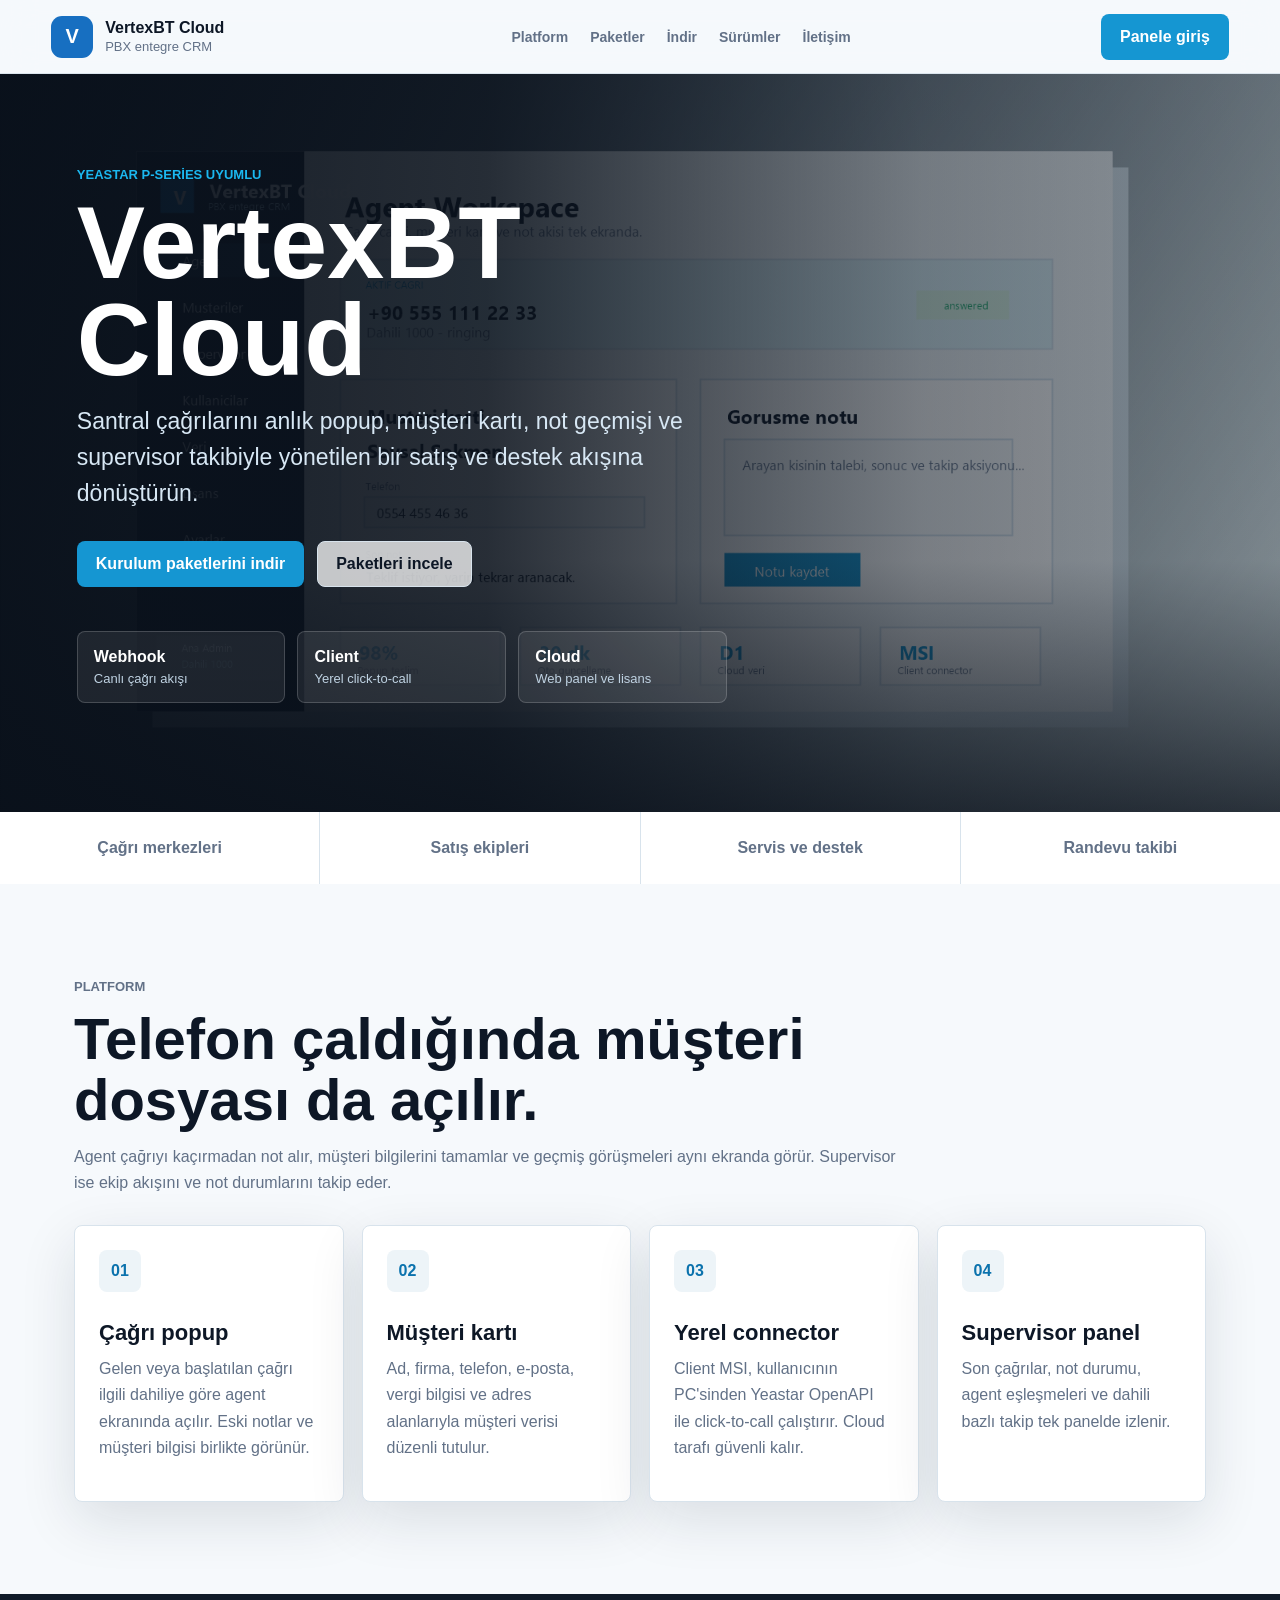
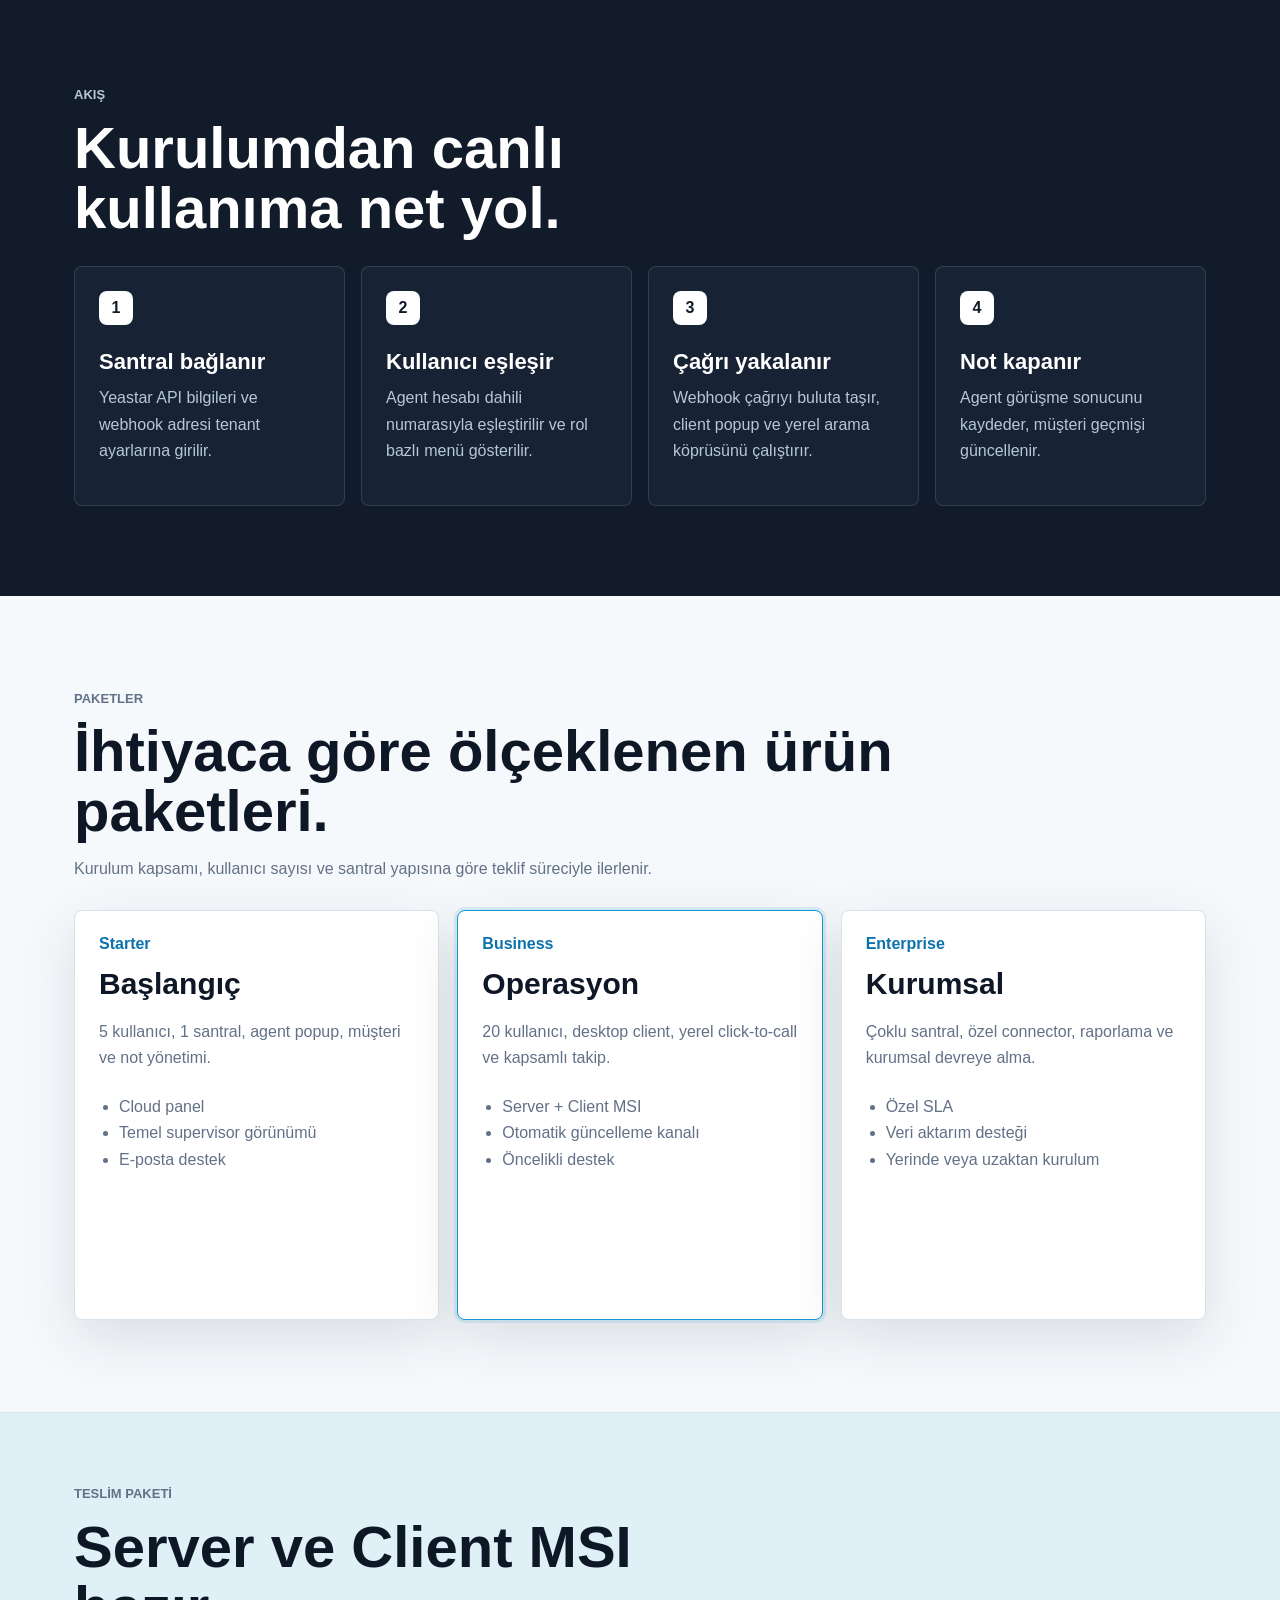
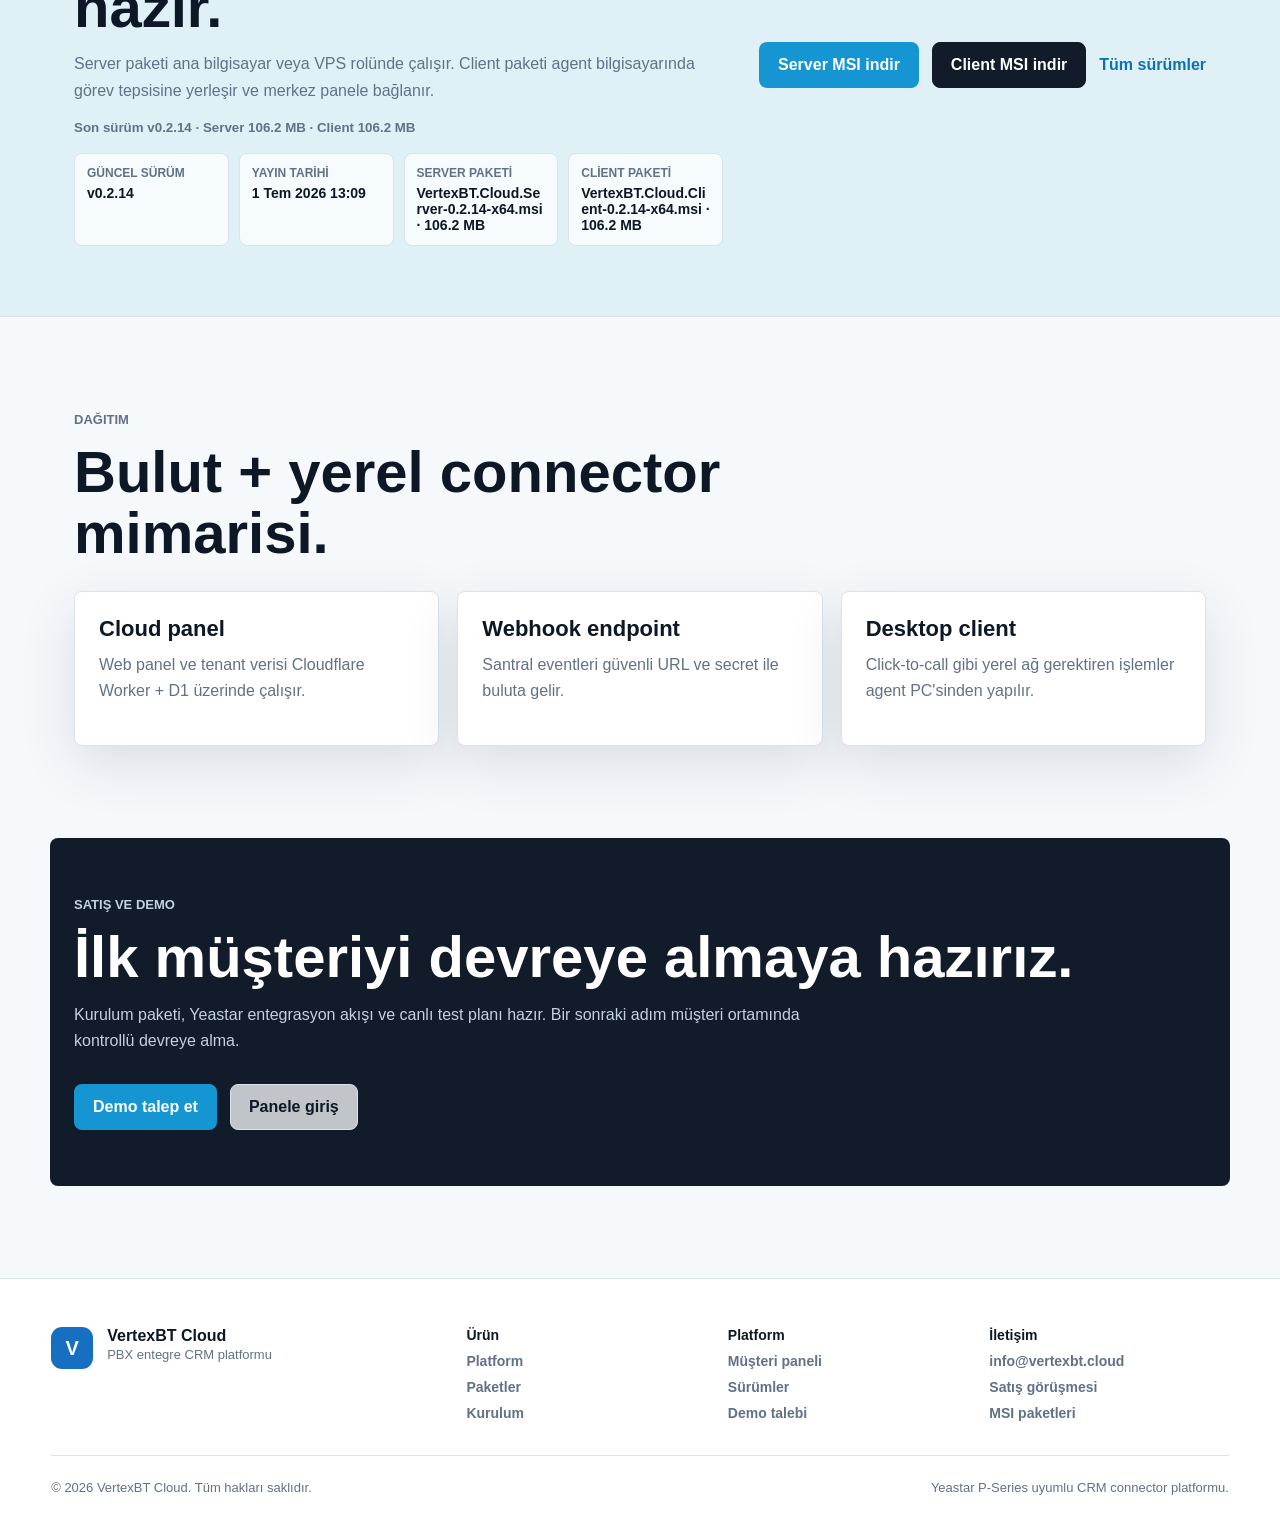
<file: index.html>
﻿<!doctype html>
<html lang="tr">
  <head>
    <meta charset="utf-8" />
    <meta name="viewport" content="width=device-width, initial-scale=1" />
    <title>VertexBT Cloud | PBX Entegre CRM</title>
    <meta
      name="description"
      content="Yeastar P-Series uyumlu çağrı popup, müşteri kartı, not geçmişi, supervisor takibi ve masaüstü connector ile PBX entegre CRM platformu."
    />
    <meta property="og:title" content="VertexBT Cloud" />
    <meta property="og:description" content="Santral çağrılarını müşteri takibi ve satış akışına dönüştüren PBX entegre CRM." />
    <meta property="og:image" content="./assets/product-preview.png" />
    <link rel="preload" href="./assets/product-preview.png?v=0.2.14-landing1" as="image" />
    <link rel="stylesheet" href="./styles.css?v=0.2.14-landing1" />
  </head>
  <body>
    <header class="topbar" aria-label="Ana menü">
      <a class="brand" href="./" aria-label="VertexBT Cloud ana sayfa">
        <span class="brand-mark">V</span>
        <span>
          <strong>VertexBT Cloud</strong>
          <small>PBX entegre CRM</small>
        </span>
      </a>
      <nav>
        <a href="#platform">Platform</a>
        <a href="#packages">Paketler</a>
        <a href="#download">İndir</a>
        <a href="./releases.html">Sürümler</a>
        <a href="#contact">İletişim</a>
      </nav>
      <a class="nav-cta" href="https://app.vertexbt.cloud">Panele giriş</a>
    </header>

    <main>
      <section class="hero">
        <picture>
          <img src="./assets/product-preview.png?v=0.2.14-landing1" alt="VertexBT Cloud agent ekranı ve çağrı popup arayüzü" />
        </picture>
        <div class="hero-overlay"></div>
        <div class="hero-content">
          <p class="eyebrow">Yeastar P-Series uyumlu</p>
          <h1>VertexBT Cloud</h1>
          <p class="hero-lead">
            Santral çağrılarını anlık popup, müşteri kartı, not geçmişi ve supervisor takibiyle yönetilen bir satış ve destek akışına dönüştürün.
          </p>
          <div class="hero-actions">
            <a class="primary" href="#download">Kurulum paketlerini indir</a>
            <a class="secondary" href="#packages">Paketleri incele</a>
          </div>
          <dl class="hero-metrics">
            <div><dt>Webhook</dt><dd>Canlı çağrı akışı</dd></div>
            <div><dt>Client</dt><dd>Yerel click-to-call</dd></div>
            <div><dt>Cloud</dt><dd>Web panel ve lisans</dd></div>
          </dl>
        </div>
      </section>

      <section class="proof-strip" aria-label="Öne çıkan kullanım alanları">
        <span>Çağrı merkezleri</span>
        <span>Satış ekipleri</span>
        <span>Servis ve destek</span>
        <span>Randevu takibi</span>
      </section>

      <section id="platform" class="section platform-section">
        <div class="section-head">
          <p class="eyebrow">Platform</p>
          <h2>Telefon çaldığında müşteri dosyası da açılır.</h2>
          <p>
            Agent çağrıyı kaçırmadan not alır, müşteri bilgilerini tamamlar ve geçmiş görüşmeleri aynı ekranda görür. Supervisor ise ekip akışını ve not durumlarını takip eder.
          </p>
        </div>
        <div class="feature-grid">
          <article>
            <span class="feature-icon">01</span>
            <h3>Çağrı popup</h3>
            <p>Gelen veya başlatılan çağrı ilgili dahiliye göre agent ekranında açılır. Eski notlar ve müşteri bilgisi birlikte görünür.</p>
          </article>
          <article>
            <span class="feature-icon">02</span>
            <h3>Müşteri kartı</h3>
            <p>Ad, firma, telefon, e-posta, vergi bilgisi ve adres alanlarıyla müşteri verisi düzenli tutulur.</p>
          </article>
          <article>
            <span class="feature-icon">03</span>
            <h3>Yerel connector</h3>
            <p>Client MSI, kullanıcının PC'sinden Yeastar OpenAPI ile click-to-call çalıştırır. Cloud tarafı güvenli kalır.</p>
          </article>
          <article>
            <span class="feature-icon">04</span>
            <h3>Supervisor panel</h3>
            <p>Son çağrılar, not durumu, agent eşleşmeleri ve dahili bazlı takip tek panelde izlenir.</p>
          </article>
        </div>
      </section>

      <section class="section workflow-section">
        <div class="section-head compact">
          <p class="eyebrow">Akış</p>
          <h2>Kurulumdan canlı kullanıma net yol.</h2>
        </div>
        <div class="workflow">
          <article>
            <strong>1</strong>
            <h3>Santral bağlanır</h3>
            <p>Yeastar API bilgileri ve webhook adresi tenant ayarlarına girilir.</p>
          </article>
          <article>
            <strong>2</strong>
            <h3>Kullanıcı eşleşir</h3>
            <p>Agent hesabı dahili numarasıyla eşleştirilir ve rol bazlı menü gösterilir.</p>
          </article>
          <article>
            <strong>3</strong>
            <h3>Çağrı yakalanır</h3>
            <p>Webhook çağrıyı buluta taşır, client popup ve yerel arama köprüsünü çalıştırır.</p>
          </article>
          <article>
            <strong>4</strong>
            <h3>Not kapanır</h3>
            <p>Agent görüşme sonucunu kaydeder, müşteri geçmişi güncellenir.</p>
          </article>
        </div>
      </section>

      <section id="packages" class="section pricing-section">
        <div class="section-head">
          <p class="eyebrow">Paketler</p>
          <h2>İhtiyaca göre ölçeklenen ürün paketleri.</h2>
          <p>Kurulum kapsamı, kullanıcı sayısı ve santral yapısına göre teklif süreciyle ilerlenir.</p>
        </div>
        <div class="pricing">
          <article>
            <span>Starter</span>
            <strong>Başlangıç</strong>
            <p>5 kullanıcı, 1 santral, agent popup, müşteri ve not yönetimi.</p>
            <ul>
              <li>Cloud panel</li>
              <li>Temel supervisor görünümü</li>
              <li>E-posta destek</li>
            </ul>
          </article>
          <article class="featured">
            <span>Business</span>
            <strong>Operasyon</strong>
            <p>20 kullanıcı, desktop client, yerel click-to-call ve kapsamlı takip.</p>
            <ul>
              <li>Server + Client MSI</li>
              <li>Otomatik güncelleme kanalı</li>
              <li>Öncelikli destek</li>
            </ul>
          </article>
          <article>
            <span>Enterprise</span>
            <strong>Kurumsal</strong>
            <p>Çoklu santral, özel connector, raporlama ve kurumsal devreye alma.</p>
            <ul>
              <li>Özel SLA</li>
              <li>Veri aktarım desteği</li>
              <li>Yerinde veya uzaktan kurulum</li>
            </ul>
          </article>
        </div>
      </section>

      <section id="download" class="section download-section">
        <div class="download-copy">
          <p class="eyebrow">Teslim paketi</p>
          <h2>Server ve Client MSI hazır.</h2>
          <p>
            Server paketi ana bilgisayar veya VPS rolünde çalışır. Client paketi agent bilgisayarında görev tepsisine yerleşir ve merkez panele bağlanır.
          </p>
          <small id="releaseInfo">Son sürüm bilgisi yükleniyor...</small>
          <dl class="release-summary" aria-label="Güncel kurulum sürümü">
            <div>
              <dt>Güncel sürüm</dt>
              <dd id="releaseVersion">Yükleniyor</dd>
            </div>
            <div>
              <dt>Yayın tarihi</dt>
              <dd id="releaseDate">-</dd>
            </div>
            <div>
              <dt>Server paketi</dt>
              <dd id="serverPackageName">Server MSI</dd>
            </div>
            <div>
              <dt>Client paketi</dt>
              <dd id="clientPackageName">Client MSI</dd>
            </div>
          </dl>
        </div>
        <div class="download-actions">
          <a id="serverDownload" class="primary" href="https://github.com/soysta/vertexbt-cloud-downloads/releases/latest">Server MSI indir</a>
          <a id="clientDownload" class="secondary strong" href="https://github.com/soysta/vertexbt-cloud-downloads/releases/latest">Client MSI indir</a>
          <a class="text-link" href="./releases.html">Tüm sürümler</a>
        </div>
      </section>

      <section class="section deploy-section">
        <div class="section-head compact">
          <p class="eyebrow">Dağıtım</p>
          <h2>Bulut + yerel connector mimarisi.</h2>
        </div>
        <div class="deploy-grid">
          <article>
            <h3>Cloud panel</h3>
            <p>Web panel ve tenant verisi Cloudflare Worker + D1 üzerinde çalışır.</p>
          </article>
          <article>
            <h3>Webhook endpoint</h3>
            <p>Santral eventleri güvenli URL ve secret ile buluta gelir.</p>
          </article>
          <article>
            <h3>Desktop client</h3>
            <p>Click-to-call gibi yerel ağ gerektiren işlemler agent PC'sinden yapılır.</p>
          </article>
        </div>
      </section>

      <section id="contact" class="final-cta">
        <p class="eyebrow">Satış ve demo</p>
        <h2>İlk müşteriyi devreye almaya hazırız.</h2>
        <p>Kurulum paketi, Yeastar entegrasyon akışı ve canlı test planı hazır. Bir sonraki adım müşteri ortamında kontrollü devreye alma.</p>
        <div class="hero-actions">
          <a class="primary" href="mailto:info@vertexbt.cloud?subject=VertexBT%20Cloud%20Demo">Demo talep et</a>
          <a class="secondary" href="https://app.vertexbt.cloud">Panele giriş</a>
        </div>
      </section>
    </main>

    <footer class="site-footer">
      <div class="footer-brand">
        <span class="brand-mark">V</span>
        <div>
          <strong>VertexBT Cloud</strong>
          <span>PBX entegre CRM platformu</span>
        </div>
      </div>
      <div class="footer-columns">
        <div>
          <b>Ürün</b>
          <a href="#platform">Platform</a>
          <a href="#packages">Paketler</a>
          <a href="#download">Kurulum</a>
        </div>
        <div>
          <b>Platform</b>
          <a href="https://app.vertexbt.cloud">Müşteri paneli</a>
          <a href="./releases.html">Sürümler</a>
          <a href="#contact">Demo talebi</a>
        </div>
        <div>
          <b>İletişim</b>
          <a href="mailto:info@vertexbt.cloud">info@vertexbt.cloud</a>
          <a href="#contact">Satış görüşmesi</a>
          <a href="#download">MSI paketleri</a>
        </div>
      </div>
      <div class="footer-bottom">
        <span>© 2026 VertexBT Cloud. Tüm hakları saklıdır.</span>
        <span>Yeastar P-Series uyumlu CRM connector platformu.</span>
      </div>
    </footer>
    <script src="./main.js?v=0.2.14-landing1"></script>
  </body>
</html>
</file>
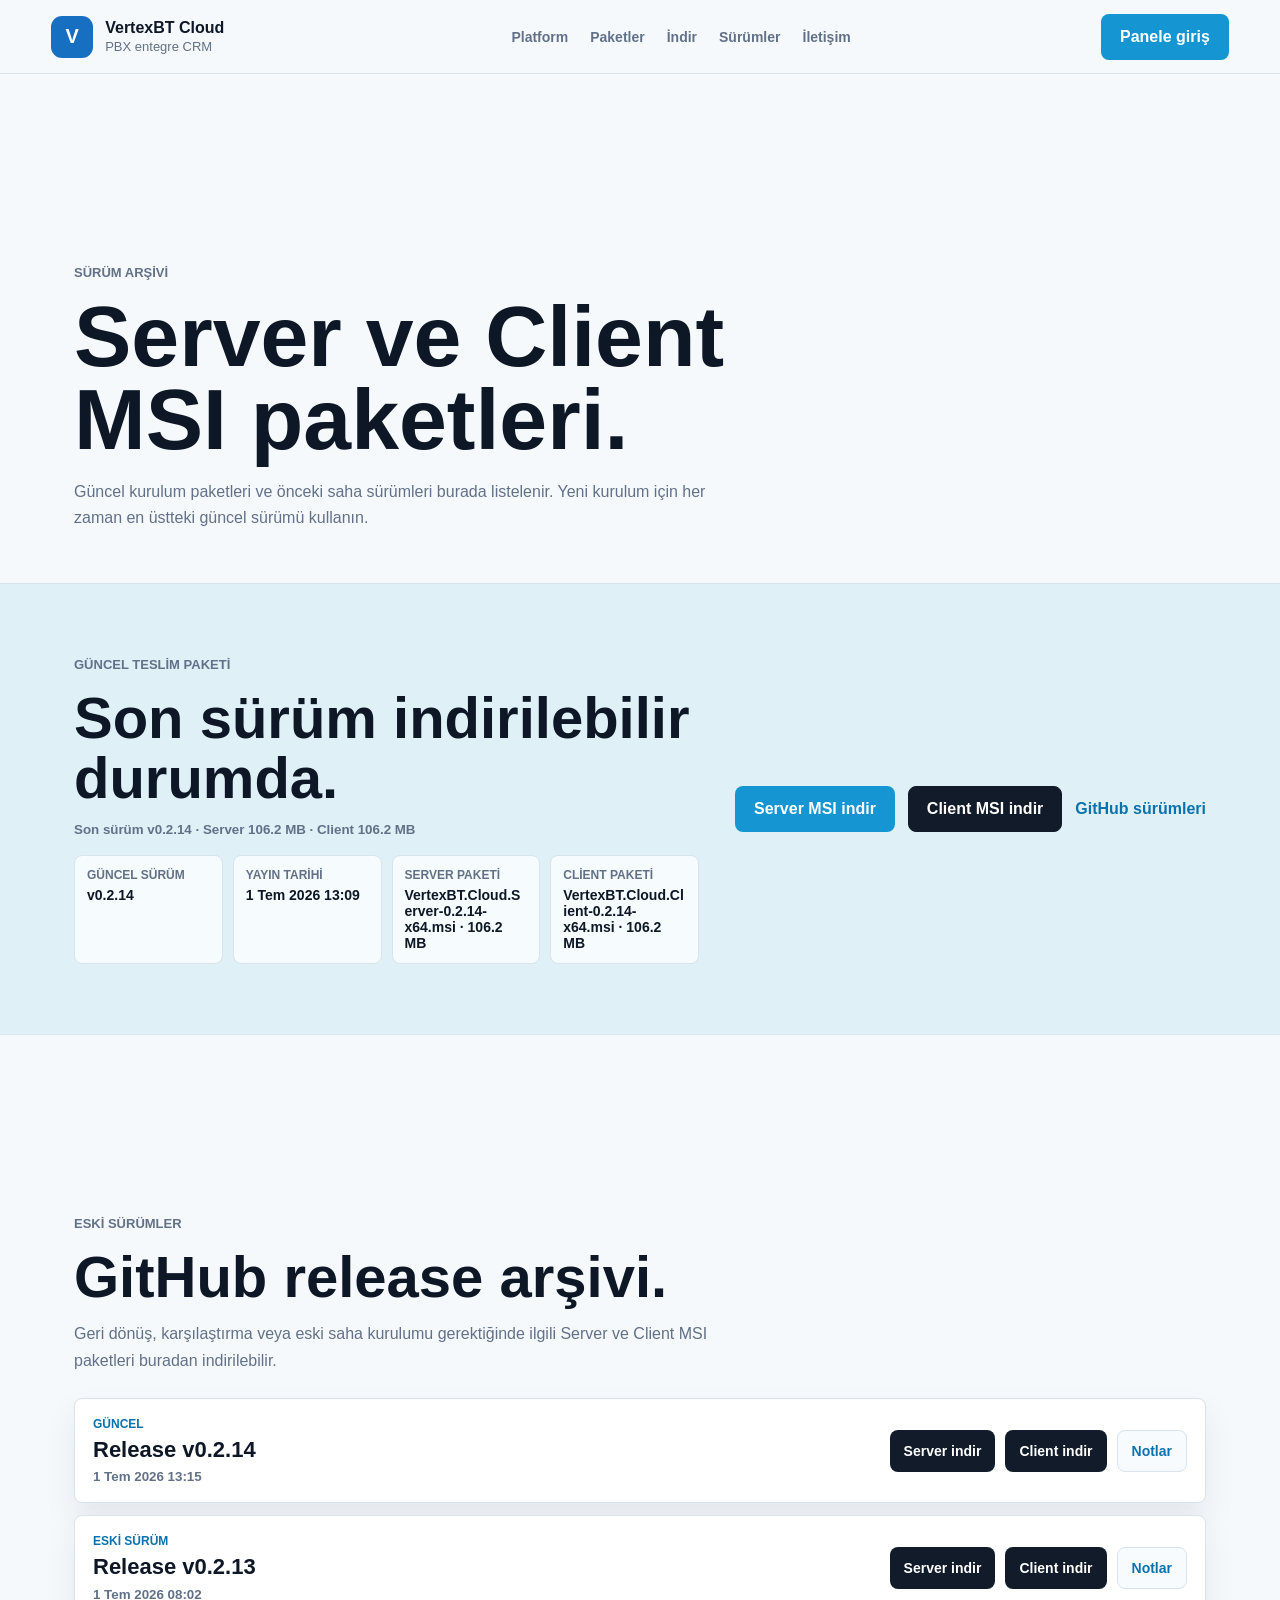
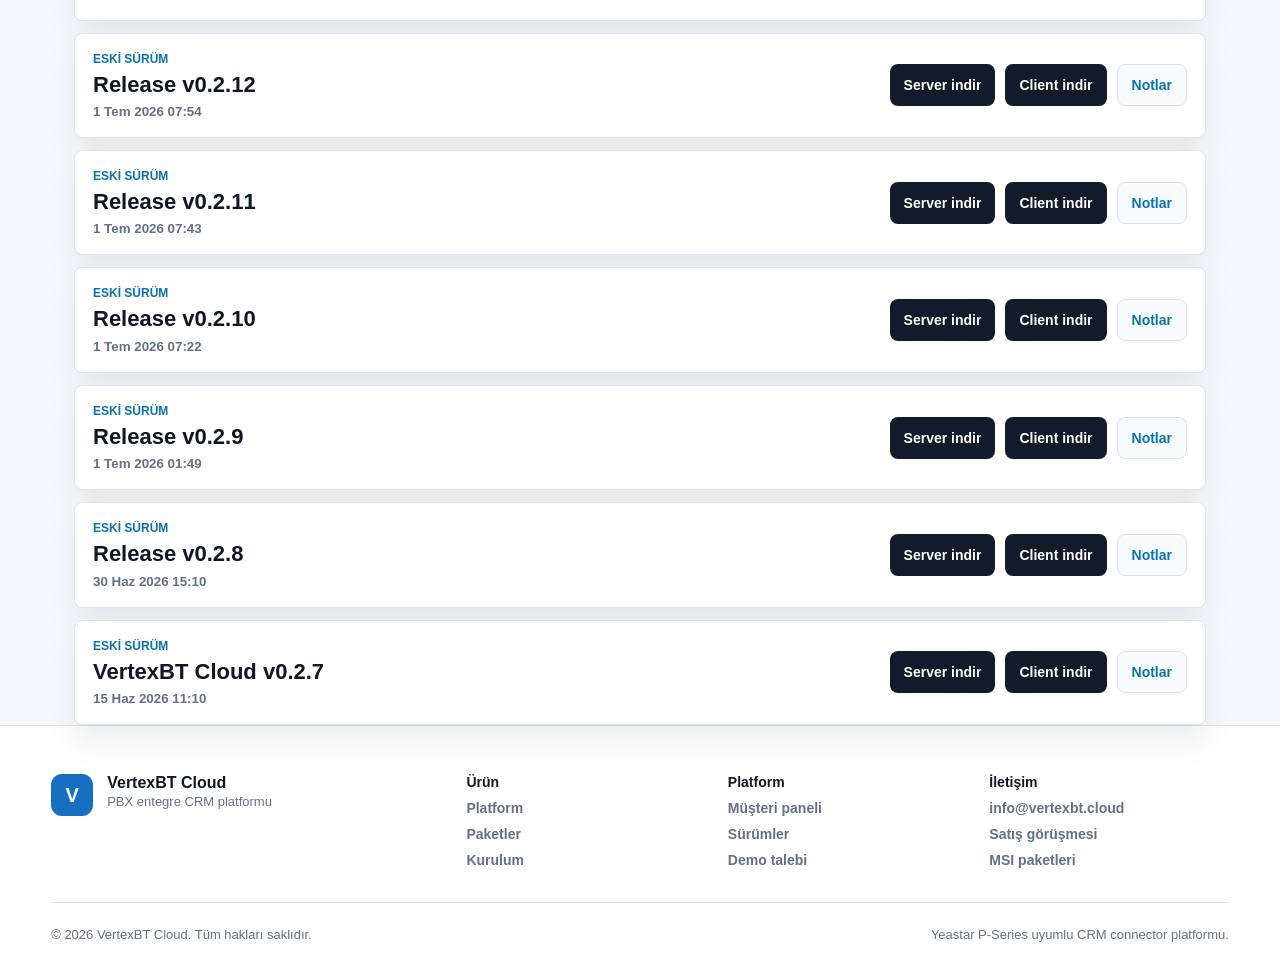
<file: releases.html>
﻿<!doctype html>
<html lang="tr">
  <head>
    <meta charset="utf-8" />
    <meta name="viewport" content="width=device-width, initial-scale=1" />
    <title>VertexBT Cloud | Sürümler</title>
    <meta
      name="description"
      content="VertexBT Cloud Server ve Client MSI paketleri, güncel sürüm ve eski sürüm arşivi."
    />
    <link rel="stylesheet" href="./styles.css?v=0.2.14-landing1" />
  </head>
  <body>
    <header class="topbar" aria-label="Ana menü">
      <a class="brand" href="./" aria-label="VertexBT Cloud ana sayfa">
        <span class="brand-mark">V</span>
        <span>
          <strong>VertexBT Cloud</strong>
          <small>PBX entegre CRM</small>
        </span>
      </a>
      <nav>
        <a href="./#platform">Platform</a>
        <a href="./#packages">Paketler</a>
        <a href="./#download">İndir</a>
        <a href="./releases.html">Sürümler</a>
        <a href="./#contact">İletişim</a>
      </nav>
      <a class="nav-cta" href="https://app.vertexbt.cloud">Panele giriş</a>
    </header>

    <main>
      <section class="section releases-hero">
        <div class="section-head compact">
          <p class="eyebrow">Sürüm arşivi</p>
          <h1>Server ve Client MSI paketleri.</h1>
          <p>
            Güncel kurulum paketleri ve önceki saha sürümleri burada listelenir. Yeni kurulum için her zaman en üstteki güncel sürümü kullanın.
          </p>
        </div>
      </section>

      <section id="download" class="section download-section releases-download">
        <div class="download-copy">
          <p class="eyebrow">Güncel teslim paketi</p>
          <h2>Son sürüm indirilebilir durumda.</h2>
          <small id="releaseInfo">Son sürüm bilgisi yükleniyor...</small>
          <dl class="release-summary" aria-label="Güncel kurulum sürümü">
            <div>
              <dt>Güncel sürüm</dt>
              <dd id="releaseVersion">Yükleniyor</dd>
            </div>
            <div>
              <dt>Yayın tarihi</dt>
              <dd id="releaseDate">-</dd>
            </div>
            <div>
              <dt>Server paketi</dt>
              <dd id="serverPackageName">Server MSI</dd>
            </div>
            <div>
              <dt>Client paketi</dt>
              <dd id="clientPackageName">Client MSI</dd>
            </div>
          </dl>
        </div>
        <div class="download-actions">
          <a id="serverDownload" class="primary" href="https://github.com/soysta/vertexbt-cloud-downloads/releases/latest">Server MSI indir</a>
          <a id="clientDownload" class="secondary strong" href="https://github.com/soysta/vertexbt-cloud-downloads/releases/latest">Client MSI indir</a>
          <a class="text-link" href="https://github.com/soysta/vertexbt-cloud-downloads/releases">GitHub sürümleri</a>
        </div>
      </section>

      <section id="versions" class="section versions-section">
        <div class="section-head compact">
          <p class="eyebrow">Eski sürümler</p>
          <h2>GitHub release arşivi.</h2>
          <p>
            Geri dönüş, karşılaştırma veya eski saha kurulumu gerektiğinde ilgili Server ve Client MSI paketleri buradan indirilebilir.
          </p>
        </div>
        <div id="releaseArchive" class="release-list" aria-live="polite">
          <article class="release-card loading">
            <div>
              <span>Sürümler yükleniyor</span>
              <strong>GitHub release arşivi kontrol ediliyor.</strong>
            </div>
          </article>
        </div>
      </section>
    </main>

    <footer class="site-footer">
      <div class="footer-brand">
        <span class="brand-mark">V</span>
        <div>
          <strong>VertexBT Cloud</strong>
          <span>PBX entegre CRM platformu</span>
        </div>
      </div>
      <div class="footer-columns">
        <div>
          <b>Ürün</b>
          <a href="./#platform">Platform</a>
          <a href="./#packages">Paketler</a>
          <a href="./#download">Kurulum</a>
        </div>
        <div>
          <b>Platform</b>
          <a href="https://app.vertexbt.cloud">Müşteri paneli</a>
          <a href="./releases.html">Sürümler</a>
          <a href="./#contact">Demo talebi</a>
        </div>
        <div>
          <b>İletişim</b>
          <a href="mailto:info@vertexbt.cloud">info@vertexbt.cloud</a>
          <a href="./#contact">Satış görüşmesi</a>
          <a href="./#download">MSI paketleri</a>
        </div>
      </div>
      <div class="footer-bottom">
        <span>© 2026 VertexBT Cloud. Tüm hakları saklıdır.</span>
        <span>Yeastar P-Series uyumlu CRM connector platformu.</span>
      </div>
    </footer>
    <script src="./main.js?v=0.2.14-landing1"></script>
  </body>
</html>
</file>
<file: styles.css>
:root {
  --ink: #0d1726;
  --ink-2: #233044;
  --muted: #627187;
  --paper: #f6f9fc;
  --surface: #ffffff;
  --surface-2: #edf4f8;
  --line: #d8e3ec;
  --blue: #1596d2;
  --blue-2: #0b72ad;
  --green: #16865c;
  --amber: #b76b0b;
  --night: #111b29;
  --night-2: #172335;
  --shadow: 0 18px 55px rgba(16, 33, 52, 0.12);
}

* {
  box-sizing: border-box;
}

html {
  scroll-behavior: smooth;
}

body {
  margin: 0;
  font-family: Inter, Segoe UI, Arial, sans-serif;
  color: var(--ink);
  background: var(--paper);
}

a {
  color: inherit;
  text-decoration: none;
}

.topbar {
  position: sticky;
  top: 0;
  z-index: 20;
  height: 74px;
  display: flex;
  align-items: center;
  justify-content: space-between;
  gap: 24px;
  padding: 0 clamp(18px, 4vw, 54px);
  background: rgba(246, 249, 252, 0.9);
  border-bottom: 1px solid rgba(216, 227, 236, 0.9);
  backdrop-filter: blur(16px);
}

.brand {
  display: inline-flex;
  align-items: center;
  gap: 12px;
  min-width: 210px;
}

.brand-mark {
  width: 42px;
  height: 42px;
  border-radius: 11px;
  display: grid;
  place-items: center;
  background: #176fc1;
  color: #fff;
  font-weight: 900;
  font-size: 20px;
}

.brand strong,
footer strong {
  display: block;
  font-size: 16px;
  font-weight: 900;
}

.brand small,
footer span {
  color: var(--muted);
  font-size: 13px;
}

nav {
  display: flex;
  align-items: center;
  gap: 22px;
  color: var(--muted);
  font-weight: 800;
  font-size: 14px;
}

nav a:hover,
.text-link:hover {
  color: var(--blue-2);
}

.nav-cta,
.primary,
.secondary {
  min-height: 46px;
  display: inline-flex;
  align-items: center;
  justify-content: center;
  border-radius: 8px;
  padding: 0 18px;
  font-weight: 900;
  border: 1px solid transparent;
  white-space: nowrap;
}

.nav-cta,
.primary {
  background: var(--blue);
  color: #fff;
}

.secondary {
  color: var(--ink);
  border-color: var(--line);
  background: rgba(255, 255, 255, 0.74);
}

.secondary.strong {
  background: var(--night);
  border-color: var(--night);
  color: #fff;
}

.hero {
  position: relative;
  min-height: 82vh;
  display: grid;
  align-items: center;
  overflow: hidden;
  background: var(--night);
}

.hero picture,
.hero img {
  position: absolute;
  inset: 0;
  width: 100%;
  height: 100%;
}

.hero img {
  object-fit: cover;
  object-position: 68% center;
  opacity: 0.74;
}

.hero-overlay {
  position: absolute;
  inset: 0;
  background:
    linear-gradient(90deg, rgba(9, 16, 26, 0.94) 0%, rgba(9, 16, 26, 0.82) 38%, rgba(9, 16, 26, 0.34) 72%, rgba(9, 16, 26, 0.18) 100%),
    linear-gradient(0deg, rgba(9, 16, 26, 0.76), rgba(9, 16, 26, 0.08) 34%);
}

.hero-content {
  position: relative;
  width: min(760px, calc(100% - 36px));
  margin-left: clamp(18px, 6vw, 86px);
  padding: 70px 0 86px;
  color: #fff;
}

.eyebrow {
  margin: 0 0 12px;
  color: #1bb8f0;
  text-transform: uppercase;
  font-size: 13px;
  font-weight: 900;
  letter-spacing: 0;
}

h1,
h2,
h3,
p {
  margin-top: 0;
}

h1 {
  margin-bottom: 16px;
  font-size: clamp(54px, 8vw, 104px);
  line-height: 0.95;
  letter-spacing: 0;
}

h2 {
  margin-bottom: 14px;
  font-size: clamp(32px, 4.6vw, 58px);
  line-height: 1.04;
  letter-spacing: 0;
}

h3 {
  margin-bottom: 10px;
  font-size: 22px;
}

.hero-lead {
  max-width: 680px;
  color: #d7e7f4;
  font-size: clamp(18px, 2vw, 23px);
  line-height: 1.55;
}

.hero-actions,
.download-actions {
  display: flex;
  align-items: center;
  gap: 13px;
  flex-wrap: wrap;
}

.hero-actions {
  margin-top: 30px;
}

.hero-metrics {
  display: grid;
  grid-template-columns: repeat(3, minmax(0, 1fr));
  gap: 12px;
  max-width: 650px;
  margin: 44px 0 0;
}

.hero-metrics div {
  padding: 16px;
  border: 1px solid rgba(255, 255, 255, 0.18);
  background: rgba(255, 255, 255, 0.08);
  border-radius: 8px;
}

.hero-metrics dt {
  font-weight: 900;
  color: #fff;
}

.hero-metrics dd {
  margin: 5px 0 0;
  color: #bfd2e2;
  font-size: 13px;
}

.proof-strip {
  display: grid;
  grid-template-columns: repeat(4, 1fr);
  gap: 1px;
  background: var(--line);
}

.proof-strip span {
  min-height: 72px;
  display: grid;
  place-items: center;
  background: var(--surface);
  color: var(--muted);
  font-weight: 900;
}

.section {
  max-width: 1180px;
  margin: 0 auto;
  padding: 92px 24px 0;
}

.section-head {
  max-width: 840px;
  margin-bottom: 28px;
}

.section-head p,
.download-copy p,
.final-cta p,
.feature-grid p,
.workflow p,
.pricing p,
.pricing li,
.deploy-grid p {
  color: var(--muted);
  line-height: 1.65;
}

.section-head.compact {
  max-width: 680px;
}

.feature-grid,
.pricing,
.deploy-grid {
  display: grid;
  gap: 18px;
}

.feature-grid {
  grid-template-columns: repeat(4, minmax(0, 1fr));
}

.feature-grid article,
.pricing article,
.workflow article,
.deploy-grid article {
  border: 1px solid var(--line);
  background: var(--surface);
  border-radius: 8px;
  padding: 24px;
  box-shadow: var(--shadow);
}

.feature-icon {
  width: 42px;
  height: 42px;
  display: inline-grid;
  place-items: center;
  margin-bottom: 28px;
  border-radius: 8px;
  background: var(--surface-2);
  color: var(--blue-2);
  font-weight: 900;
}

.workflow-section {
  max-width: none;
  margin-top: 92px;
  padding: 90px max(24px, calc((100vw - 1180px) / 2 + 24px));
  background: var(--night);
  color: #fff;
}

.workflow-section .section-head p,
.workflow p {
  color: #b7c7d7;
}

.workflow {
  display: grid;
  grid-template-columns: repeat(4, minmax(0, 1fr));
  gap: 16px;
}

.workflow article {
  background: var(--night-2);
  border-color: rgba(255, 255, 255, 0.12);
  box-shadow: none;
}

.workflow strong {
  display: inline-grid;
  place-items: center;
  width: 34px;
  height: 34px;
  margin-bottom: 24px;
  border-radius: 8px;
  background: #fff;
  color: var(--night);
}

.pricing {
  grid-template-columns: repeat(3, minmax(0, 1fr));
}

.pricing article {
  min-height: 410px;
}

.pricing article.featured {
  border-color: var(--blue);
  box-shadow: 0 0 0 3px rgba(21, 150, 210, 0.13), var(--shadow);
}

.pricing span {
  display: block;
  margin-bottom: 14px;
  color: var(--blue-2);
  font-weight: 900;
}

.pricing strong {
  display: block;
  margin-bottom: 18px;
  font-size: 30px;
}

.pricing ul {
  margin: 22px 0 0;
  padding-left: 20px;
}

.download-section {
  max-width: none;
  margin-top: 92px;
  padding: 70px max(24px, calc((100vw - 1180px) / 2 + 24px));
  display: grid;
  grid-template-columns: 1fr auto;
  gap: 36px;
  align-items: center;
  background: #dff0f7;
  border-top: 1px solid var(--line);
  border-bottom: 1px solid var(--line);
}

.download-copy {
  max-width: 760px;
}

.download-copy small {
  display: block;
  color: var(--muted);
  font-weight: 800;
}

.release-summary {
  display: grid;
  grid-template-columns: repeat(4, minmax(0, 1fr));
  gap: 10px;
  margin: 18px 0 0;
}

.release-summary div {
  min-width: 0;
  padding: 12px;
  border: 1px solid var(--line);
  border-radius: 8px;
  background: rgba(255, 255, 255, 0.72);
}

.release-summary dt {
  margin-bottom: 5px;
  color: var(--muted);
  font-size: 12px;
  font-weight: 900;
  text-transform: uppercase;
}

.release-summary dd {
  margin: 0;
  color: var(--ink);
  font-size: 14px;
  font-weight: 900;
  overflow-wrap: anywhere;
}

.text-link {
  color: var(--blue-2);
  font-weight: 900;
}

.releases-hero {
  max-width: 1180px;
  margin: 96px auto 0;
  padding-bottom: 0;
}

.releases-hero h1 {
  max-width: 780px;
  margin: 0 0 18px;
  color: var(--ink);
  font-size: clamp(44px, 7vw, 86px);
  line-height: 0.96;
}

.releases-download {
  margin-top: 52px;
}

.versions-section {
  max-width: 1180px;
  margin: 86px auto 0;
  padding-bottom: 0;
}

.versions-section .section-head {
  margin-bottom: 24px;
}

.release-list {
  display: grid;
  gap: 12px;
}

.release-card {
  display: grid;
  grid-template-columns: minmax(0, 1fr) auto;
  align-items: center;
  gap: 18px;
  min-height: 96px;
  padding: 18px;
  border: 1px solid var(--line);
  border-radius: 8px;
  background: #ffffff;
  box-shadow: 0 16px 32px rgba(15, 29, 47, 0.08);
}

.release-card.loading {
  color: var(--muted);
}

.release-card-main {
  min-width: 0;
}

.release-card span {
  display: block;
  margin-bottom: 6px;
  color: var(--blue-2);
  font-size: 12px;
  font-weight: 900;
  text-transform: uppercase;
}

.release-card strong {
  display: block;
  color: var(--ink);
  font-size: 22px;
  line-height: 1.2;
  overflow-wrap: anywhere;
}

.release-card small {
  display: block;
  margin-top: 6px;
  color: var(--muted);
  font-weight: 800;
}

.release-card-actions {
  display: flex;
  flex-wrap: wrap;
  justify-content: flex-end;
  gap: 10px;
}

.release-download,
.release-notes,
.release-missing {
  min-height: 42px;
  display: inline-flex;
  align-items: center;
  justify-content: center;
  padding: 0 14px;
  border-radius: 8px;
  font-size: 14px;
  font-weight: 900;
  white-space: nowrap;
}

.release-download {
  background: var(--night);
  color: #fff;
}

.release-notes {
  border: 1px solid var(--line);
  color: var(--blue-2);
  background: #f7fbfe;
}

.release-missing {
  color: var(--muted);
  background: #eef3f7;
}

.deploy-grid {
  grid-template-columns: repeat(3, minmax(0, 1fr));
}

.final-cta {
  max-width: 1180px;
  margin: 92px auto;
  padding: 56px 24px;
  border-radius: 8px;
  background: var(--night);
  color: #fff;
}

.final-cta p {
  max-width: 740px;
  color: #c4d2df;
}

.site-footer {
  display: grid;
  grid-template-columns: minmax(220px, 0.9fr) minmax(0, 1.8fr);
  gap: 34px;
  padding: 48px clamp(18px, 4vw, 54px) 28px;
  border-top: 1px solid var(--line);
  background: var(--surface);
}

.footer-brand {
  display: flex;
  align-items: flex-start;
  gap: 14px;
}

.footer-columns {
  display: grid;
  grid-template-columns: repeat(3, minmax(0, 1fr));
  gap: 22px;
}

.footer-columns div {
  display: grid;
  gap: 10px;
}

.footer-columns b {
  color: var(--ink);
  font-size: 14px;
}

.footer-columns a {
  color: var(--muted);
  font-weight: 800;
  font-size: 14px;
}

.footer-columns a:hover {
  color: var(--blue-2);
}

.footer-bottom {
  grid-column: 1 / -1;
  display: flex;
  justify-content: space-between;
  gap: 18px;
  padding-top: 24px;
  border-top: 1px solid var(--line);
}

@media (max-width: 980px) {
  nav {
    display: none;
  }

  .hero {
    min-height: 760px;
  }

  .hero img {
    object-position: center;
  }

  .hero-overlay {
    background: linear-gradient(0deg, rgba(9, 16, 26, 0.96), rgba(9, 16, 26, 0.62));
  }

  .hero-content {
    margin: 0 auto;
    padding: 86px 0 58px;
  }

  .hero-metrics,
  .proof-strip,
  .feature-grid,
  .workflow,
  .pricing,
  .download-section,
  .release-summary,
  .release-card,
  .deploy-grid {
    grid-template-columns: 1fr;
  }

  .download-section {
    align-items: start;
  }

  .release-card-actions {
    justify-content: flex-start;
  }
}

@media (max-width: 640px) {
  .topbar {
    height: auto;
    min-height: 70px;
    align-items: flex-start;
    padding-top: 14px;
    padding-bottom: 14px;
  }

  .brand {
    min-width: 0;
  }

  .nav-cta {
    display: none;
  }

  .hero {
    min-height: 720px;
  }

  .hero-metrics {
    grid-template-columns: 1fr;
  }

  .section,
  .workflow-section,
  .download-section {
    padding-top: 68px;
  }

  .site-footer,
  .footer-columns {
    grid-template-columns: 1fr;
  }

  .footer-bottom {
    flex-direction: column;
  }
}
</file>
